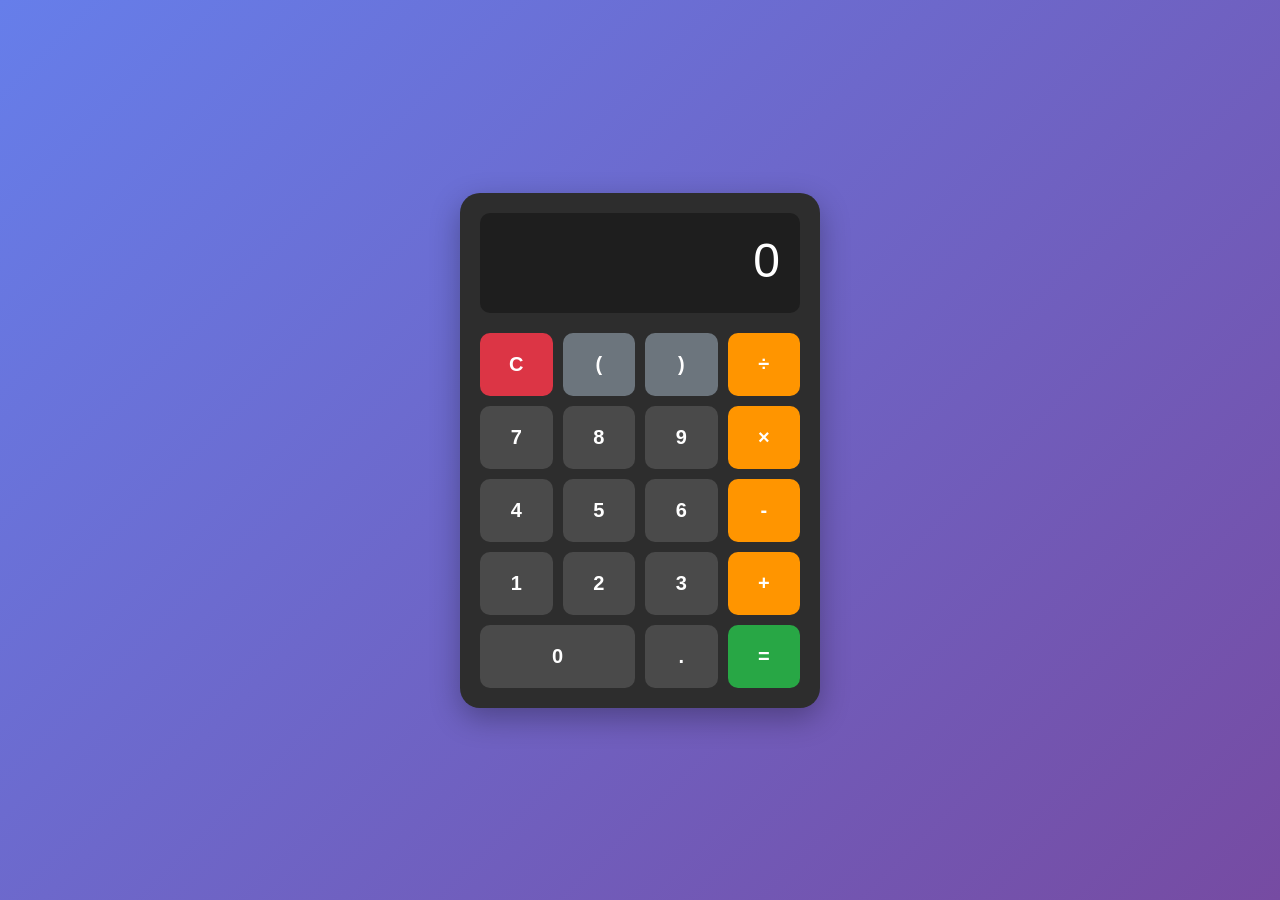
<file: HTML/Calculator App/index.html>
<!DOCTYPE html>
<html lang="en">
<head>
    <meta charset="UTF-8"> <!-- Allows encoding characters -->
    <meta name="viewport" content="width=device-width, initial-scale=1.0"> <!-- Moblie page friendly -->
    <title>Simple Calculator</title>
    <!-- link rel connects outside resources and current document-->
    <link rel="stylesheet" href="style.css">
    <link rel="icon" href="tools/calculator.png" type="image/png">
</head>
<body>
    <div class="calculator">
        <div class="display" id="display">0</div>

        <div class="buttons">
            <button class="function clear" onclick="clearDisplay()">C</button>
            <button class="function" onclick="appendToDisplay('(')">(</button>
            <button class="function" onclick="appendToDisplay(')')">)</button>
            <button class="operator" onclick="appendToDisplay('/')">÷</button>

            <button class="number" onclick="appendToDisplay('7')">7</button>
            <button class="number" onclick="appendToDisplay('8')">8</button>
            <button class="number" onclick="appendToDisplay('9')">9</button>
            <button class="operator" onclick="appendToDisplay('*')">×</button>

            <button class="number" onclick="appendToDisplay('4')">4</button>
            <button class="number" onclick="appendToDisplay('5')">5</button>
            <button class="number" onclick="appendToDisplay('6')">6</button>
            <button class="operator" onclick="appendToDisplay('-')">-</button>

            <button class="number" onclick="appendToDisplay('1')">1</button>
            <button class="number" onclick="appendToDisplay('2')">2</button>
            <button class="number" onclick="appendToDisplay('3')">3</button>
            <button class="operator" onclick="appendToDisplay('+')">+</button>

            <button class="number zero" onclick="appendToDisplay('0')">0</button>
            <button class="number" onclick="appendToDisplay('.')">.</button>
            <button class="equals" onclick="calculate()">=</button>
        </div>
    </div>

    <script src="script.js"></script>
</body>
</html>
</file>
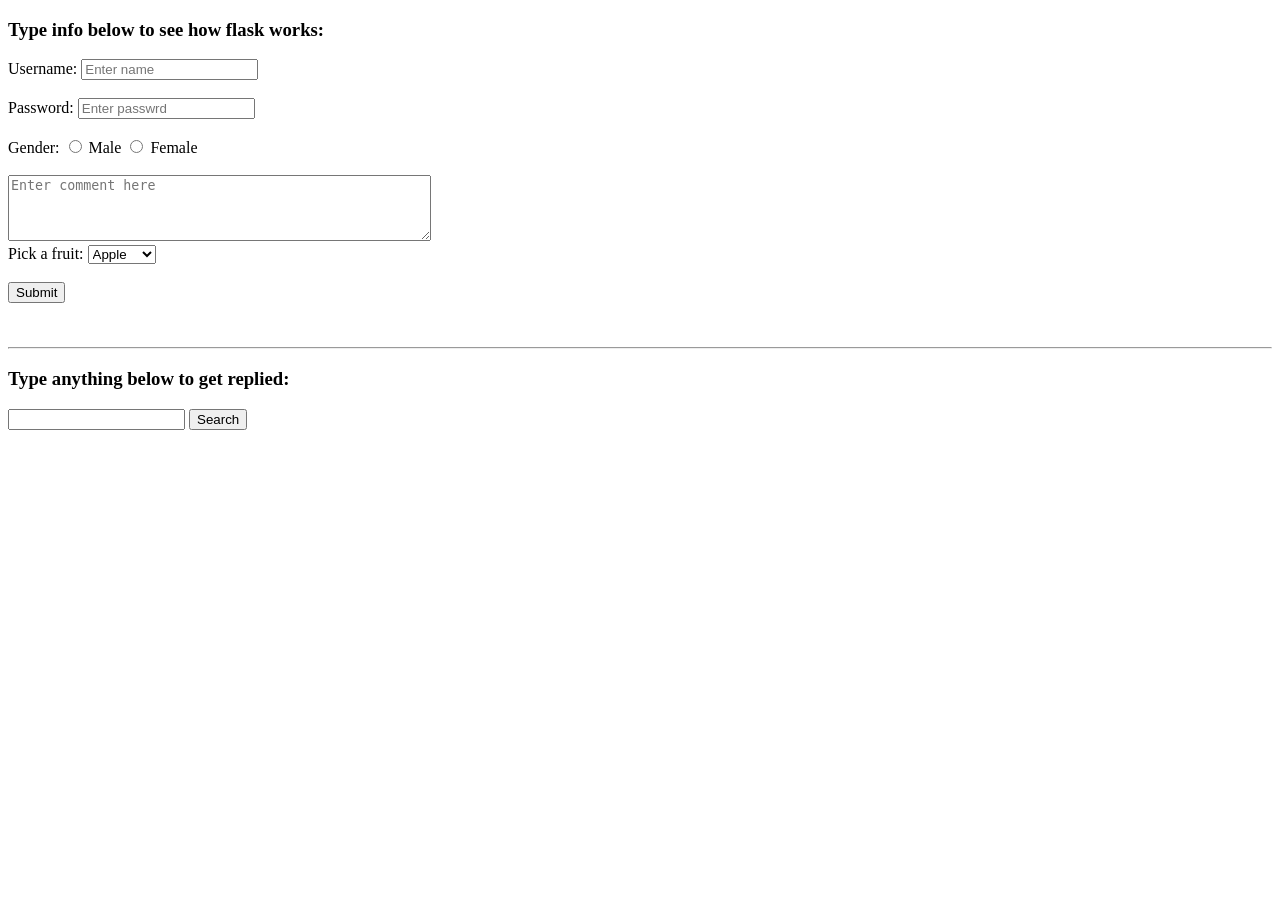
<file: HTML/Flask/templates/index.html>
<!DOCTYPE html>   
<html lang="en">            
<body>         
    <!-- WorkFlow: HTML form → /submit → Python function runs → response returned -->
 
    <!-- POST method -->
    <label for="user123">
        <h3>Type info below to see how flask works:</h3>
    </label>

    <!-- `/submit123` is URL endpoint, where user data (name pwd) is `POST` to there-->
<form action="/submit123" method="post">

    <!-- Text input for name -->
    <!-- In `name ="text"`, name is KEY used when sending form data to the server (user123 = <userName>)-->
    <!--for="text" links with id="text", so when user click on "text" it automatically move cursor into input box -->
    <label for="move_cursor_to_inputBox">Username:</label>
    <input type="text" id="move_cursor_to_inputBox" name="user123" placeholder="Enter name" required>
    <br><br>

    <!-- pwd type for password -->
    <!-- pass123 (KEY) = <userPassword> (VALUE)-->
    <label for="text">Password:</label>
    <input type="pwd" id="text" name="pass123" placeholder="Enter passwrd" required>
    <br><br>
    
    <!-- Radio buttons for gender -->
    <label>Gender:</label>

    <!--`name` is KEY, `value` is value. -->
    <input type="radio" id="male" name="gender" value="male">
    <label for="male">Male</label>

    <input type="radio" id="female" name="gender" value="female">
    <label for="female">Female</label>
    <br><br>

    <!-- Allow user to type in input box-->
    <textarea name="comment" rows="4" cols="50" placeholder="Enter comment here"></textarea><br>

    <!-- Drop down box-->
    <label for="bring">Pick a fruit:</label>
    <select name="fruits">
        <option value="apple">Apple</option>
        <option value="banana">Banana</option>
        <option value="cherry">Cherry</option>
    </select>

 
<br/><br/>
    <!-- Submit button -->
    <input type="submit" value="Submit">
</form>

<!------------------------------------------------------------------------------->
<br/><br/><hr/>

    <!-- GET method -->
<label for="user123">
    <h3>Type anything below to get replied:</h3>
</label>

<form action="/get123" method="get">
    <input type="text" name="user123" id="user123">
    <input type="submit" value="Search">
</form>

</body>
</html>
</file>
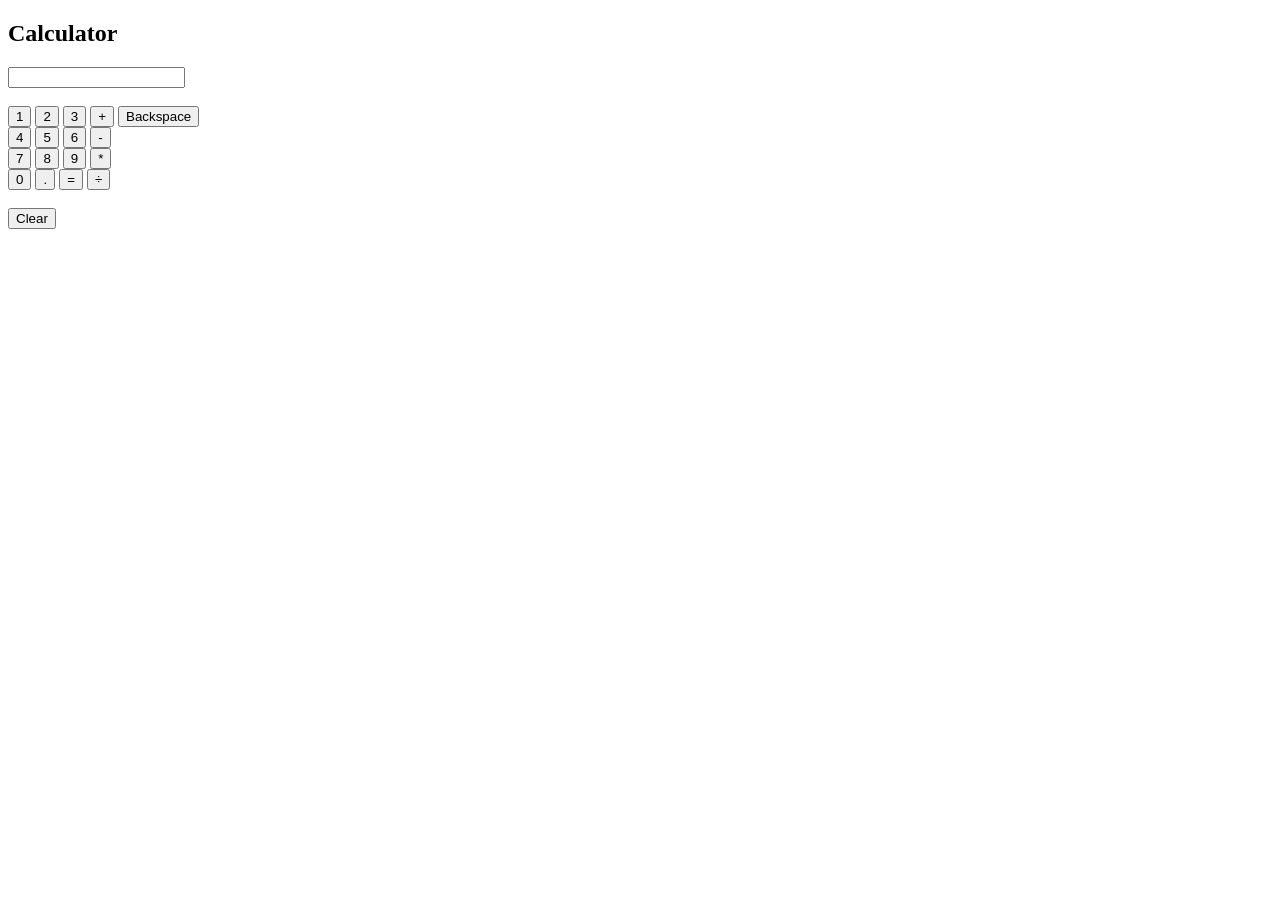
<file: HTML/Calculator App/tools/Baseline.html>
<!DOCTYPE html> <!--  Tells the browser to render page using HTML5 document type (standard mode)-->  
<html>
<head>
    <title>Simple Calculator</title>
    <meta charset="UTF-8"> <!-- Allows encode characters like `÷` to display instead of Ã -->
</head>
<body>
    <h2>Calculator</h2>
    
    <!-- Display -->
    <input type="text" id="display" readonly>
    <br><br>
    
    <!-- Button layout-->
    <!-- onclick="js code" -->
    <button onclick="press('1')">1</button>
    <button onclick="press('2')">2</button>
    <button onclick="press('3')">3</button>
    <button onclick="press('+')">+</button>
    <button onclick="bs()">Backspace</button>
    <br>
    
    <button onclick="press('4')">4</button>
    <button onclick="press('5')">5</button>
    <button onclick="press('6')">6</button>
    <button onclick="press('-')">-</button>
    <br>
    
    <button onclick="press('7')">7</button>
    <button onclick="press('8')">8</button>
    <button onclick="press('9')">9</button>
    <button onclick="press('*')">*</button>
    <br>
    
    <button onclick="press('0')">0</button>
    <button onclick="press('.')">.</button>
    <button onclick="calculate()">=</button>
    <button onclick="press('/')">÷</button>
    <br><br>
    
    <button onclick="clearDisplay()">Clear</button>

    <script>
        // var = variable. So display is a variable name. 
        var display = document.getElementById('display');

        function press(value) { 
            // Display value onto input box
            display.value += value;
        }

        function clearDisplay() {
            // Clear all display value in input box
            display.value = '';
        }

        function bs() {
			display.value = display.value.slice(0, -1);
		}
        
        function calculate() {
            try {
                // eval() evaluates string "2 + 3 * 4" into result 14. 
                display.value = eval(display.value);
            } catch(e) {
                display.value = 'Error'; // if user type "7 + "
            }
        }
    </script>
</body>
</html>
</file>
<file: HTML/Calculator App/style.css>
/* ctrl + f5 on browser to show changes */
body {
    display: flex; /* Enables flexBox layout system */
    justify-content: center;  /* Move card in x-axis until it reaches center */
    align-items: center; /* Move card in y-axis until it reaches center */
    height: 100vh; /* Fill the screen based on physical screen */
    margin: 0; /* No spacing around <body>. Default is 8. */
    background: linear-gradient(135deg, #667eea 0%, #764ba2 100%);
    font-family: Arial, sans-serif;
}

.calculator { /* `Box-shadow` is card design look */
    background: #2d2d2d;
    border-radius: 20px; /* higher value = more rounded corners*/
    padding: 20px; /* spacing of inside card box */
    box-shadow: 0 10px 30px rgba(0, 0, 0, 0.3); /* box-shadow: X-offset  Y-offset  blur-radius  color; */
    width: 320px;
}

.display {
    background: #1e1e1e;
    color: white;
    font-size: 48px;
    text-align: right;
    padding: 20px;
    border-radius: 10px;
    margin-bottom: 20px;
    min-height: 60px;
    word-wrap: break-word; /* Create newline for long numbers when it is about to go outside box */
    overflow: hidden; /* Hides any long numbers that is going outside display box */
}

.buttons { /* All buttons layout */
    display: grid;
    grid-template-columns: repeat(4, 1fr); /* 4 columns: [ 1fr ] [ 1fr ] [ 1fr ] [ 1fr ] */
    gap: 10px;
}

button { /* Indiviual button */
    padding: 20px;
    font-size: 20px;
    border: none; /* Removes the default border around the element. */
    border-radius: 10px; /* How curve buttons are */
    cursor: pointer; /* Changes the mouse cursor to a pointing hand */
    transition: all 0.2s; /* Allows animation in button:hover{} */
    font-weight: bold;
}

button:hover {
    transform: scale(0.9); /* decrease button size when hover over */
    opacity: 0.8;
}

button:active { /* Increase button size when click */
    transform: scale(1.15);
}

.number { background: #4a4a4a; color: white; }
.operator { background: #ff9500; color: white; }
.function { background: #6c757d; color: white; }
.equals { background: #28a745; color: white; }
.zero { grid-column: span 2; }  /* width of 2 columns instead of 1 */
.clear { background: #dc3545; color: white; }
</file>
